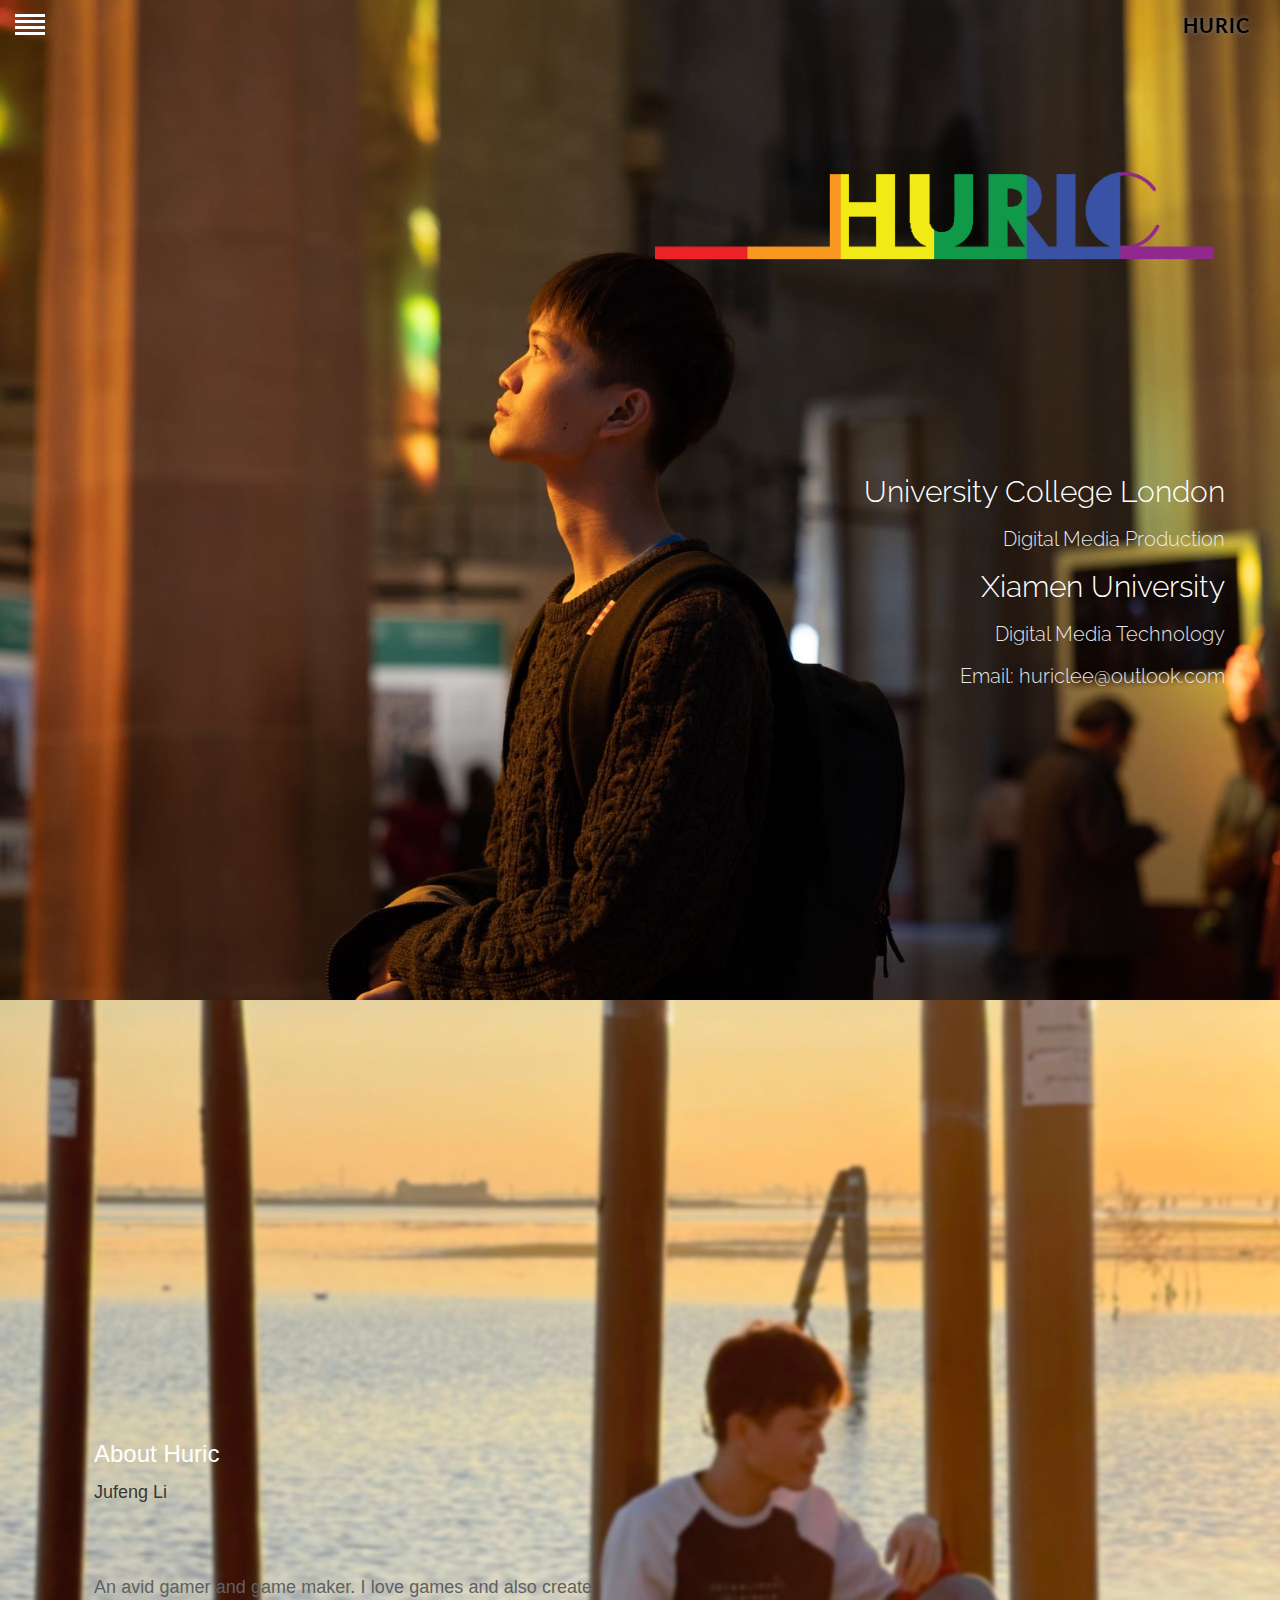
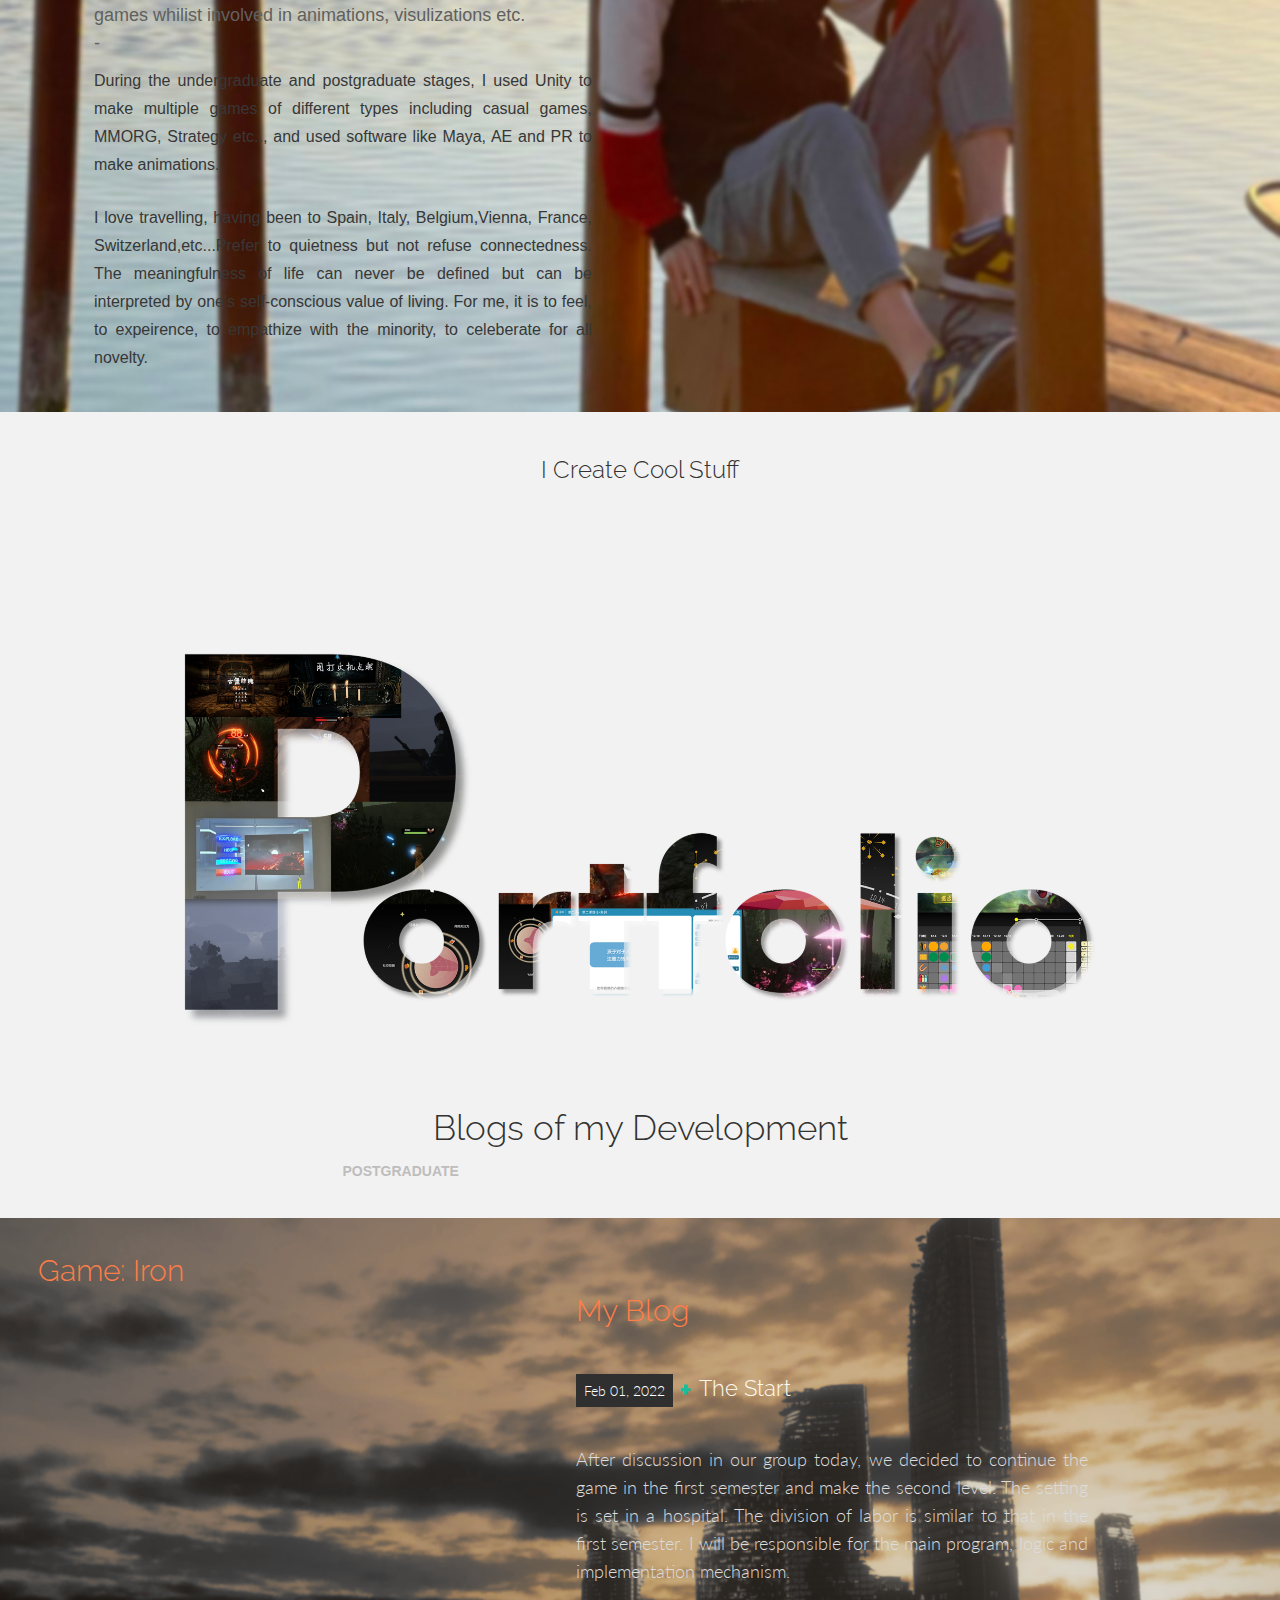
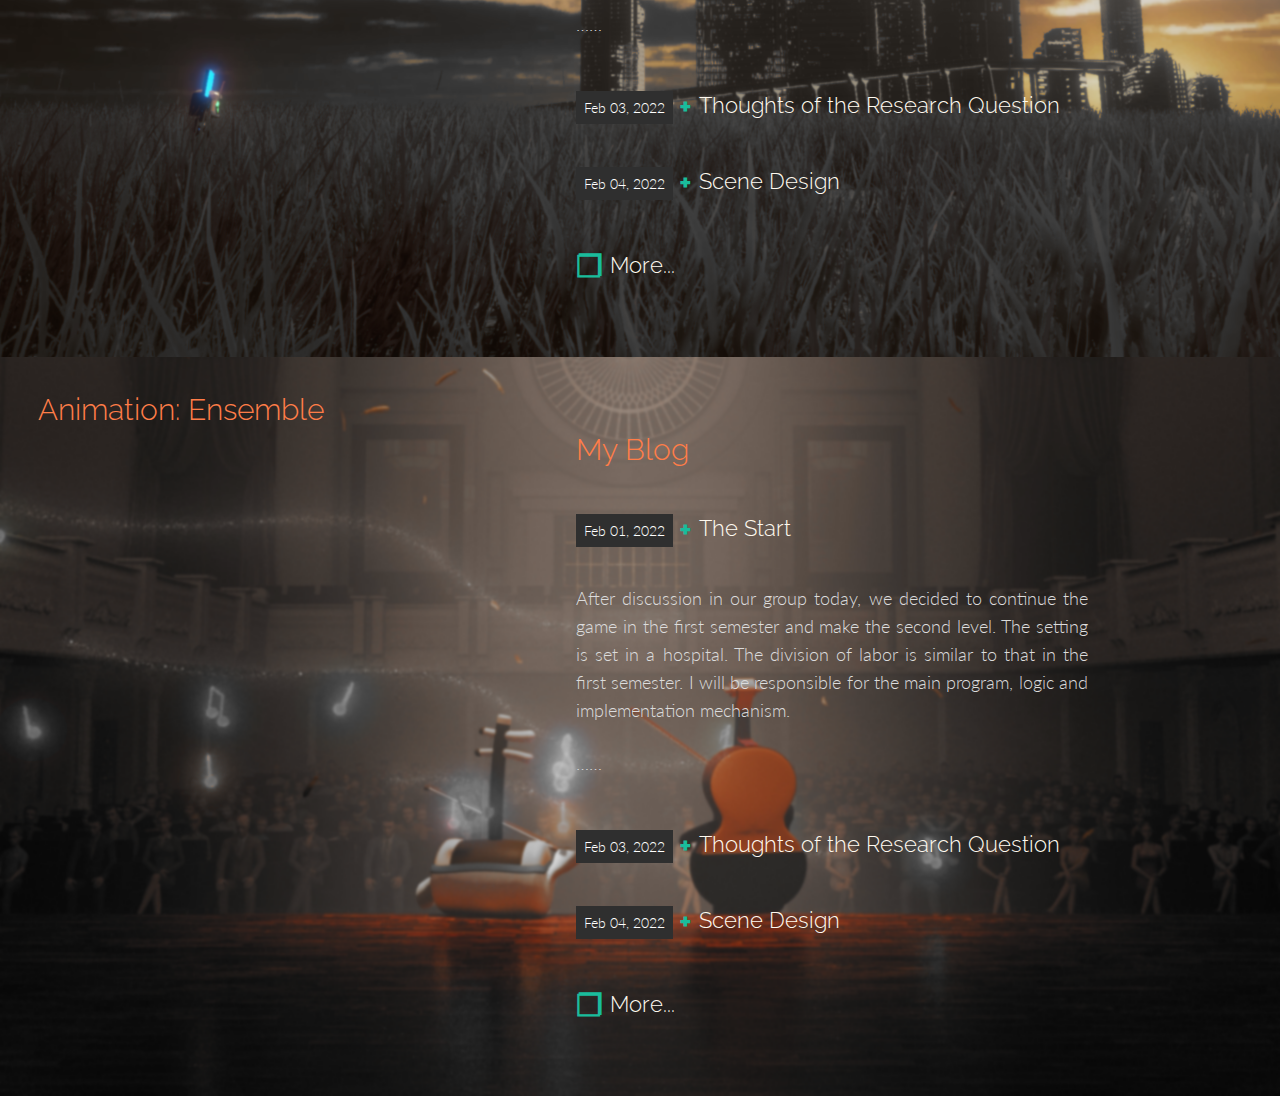
<file: index.html>
<!DOCTYPE html>
<html lang="en">

<head>
    <meta charset="utf-8">
    <title>Home</title>
    <meta content="width=device-width, initial-scale=1.0" name="viewport">
    <meta content="" name="keywords">
    <meta content="" name="description">

    <!-- Favicons -->
    <link href="img/favicon.png" rel="icon">
    <link href="img/apple-touch-icon.png" rel="apple-touch-icon">

    <!-- Google Fonts -->
    <link href="https://fonts.googleapis.com/css?family=Lato:300,400,700,300italic,400italic|Raleway:400,300,700" rel="stylesheet">

    <!-- Bootstrap CSS File -->
    <link href="lib/bootstrap/css/bootstrap.min.css" rel="stylesheet">


    <!-- Main Stylesheet File -->
    <link href="css/style.css" rel="stylesheet">
</head>

<body data-spy="scroll" data-offset="0" data-target="#gn-menu">


    <!-- ========== MAIN MENU ========== -->
    <div class="container">
        <ul id="gn-menu" class="gn-menu-main">
            <li class="gn-trigger" style="display:block">
                <a class="gn-icon gn-icon-menu"><span>Menu</span></a>
                <nav class="gn-menu-wrapper">
                    <div class="gn-scroller">
                        <ul class="gn-menu" style="font-weight:300">
                            <!--
            <li class="gn-search-item">
                <input placeholder="Search" type="search" class="gn-search">
                <a class="gn-icon gn-icon-search"><span>Search</span></a>
            </li>
            -->

                            <li><a href="#home" class="gn-icon gn-icon-home smoothscroll">Home</a></li>
                            <li><a href="#introduction" class="gn-icon gn-icon-archive smoothscroll">About</a></li>
                            <li><a href="#portfolio" class="gn-icon gn-icon-pictures smoothscroll">Portfolio</a></li>
                            <li><a href="#gamedesign" class="gn-icon gn-icon-article smoothscroll">Game Design Blog</a></li>
                            <li><a href="#animationblog" class="gn-icon gn-icon-article smoothscroll">3D Animation Blog</a></li>
                            <li><a href="#contact" class="gn-icon gn-icon-envelop smoothscroll">Contact</a></li>

                        </ul>
                    </div>
                    <!-- /gn-scroller -->
                </nav>
            </li>
            <li><a href="#home" class="smoothscroll" style="text-shadow:0 0 5px #808080;font-size:20px">Huric</a></li>
        </ul>
    </div>
    <!-- /container -->
    <!-- ========== HEADER SECTION ========== -->
    <section id="home" name="home"></section>
    <div id="headerwrap">
        <div class="container">
            <div class="container" id="headtext" style="">
                <br /> <br /><h1> </h1>
                <img src="img/name.png" style="height:auto;max-width:50%;" />
                <h1> </h1>
                <br /> <br /> 



                <!--
    <font color=#FF0000>U</font><font color=#C04000>n</font><font color=#F87217>v</font><font color=#FFA62F>e</font><font color=#FFD801>r</font><font color=#FFFF00>s</font><font color=#C8B560>i</font><font color=#B1FB17>t</font><font color=#5FFB17>y</font>
    <font color=#48CCCD>C</font><font color=#57FEFF>o</font><font color=#82CAFF>l</font><font color=#38ACEC>l</font><font color=#1F45FC>e</font><font color=#0020C2>g</font><font color=#151B54>e</font>
    <font color=#FFFFFF>L</font><font color=#E5E4E2>o</font><font color=#D1D0CE>n</font><font color=#B6B6B4>d</font><font color=#808080>o</font><font color=#404040>n</font>
            -->
                <h1>
                    University College London
                </h1>
                <h2>Digital Media Production</h2>

                <h1>
                    Xiamen University
                </h1>
                <h2>Digital Media Technology</h2>
                <h2>Email: huriclee@outlook.com</h2>

            </div>
            <div class="col-lg-4">

            </div>
    </div>
    <!-- /container -->
</div>
    <!-- /headerwrap -->
    <!-- ABOUT SECTION -->
    <section id="introduction" name="introduction"></section>
    <div id="intro">
        <ul id="introwrap" style="max-width: 50%; margin-left: 0;">
            <li style="list-style: none; margin-left: 7%; padding-left: 2%; padding-right: 8%; padding-top: 70%; ">
                <a style="text-align: left; ">

                    <h3 style="color: white; ">About Huric</h3>
                    <h5 style="font-weight: 400;font-size:18px; ">Jufeng Li</h5>
                </a>
                <hr>
                <br>
                <h4 style="color: #606060; ">An avid gamer and game maker. I love games and also create games whilist involved in animations, visulizations etc.<br />-</h4>
                <p >
                    During the undergraduate and postgraduate stages, I used Unity to make multiple games of different types including casual games, MMORG, Strategy
                    etc.., and used software like Maya, AE and PR to make animations.
                </p>
                <p style="padding-bottom: 40px;   ">
                    I love travelling, having been to Spain, Italy, Belgium,Vienna, France, Switzerland,etc...Prefer to quietness but not refuse connectedness. The meaningfulness
                    of life can never be defined but can be interpreted by one's self-conscious value of living. For me, it is to feel, to expeirence,
                    to empathize with the minority, to celeberate for all novelty.  
                </p>
            </li>
            
        </ul>
        <section id="portfolio" name="portfolio"></section>

    </div>
    <div id="port">
        <div id="portwrap"class="container">
            <h3>I Create Cool Stuff</h3>
            <br>
            <br>
            <img src="img/potfolio.png" style="height:auto;max-width:80%;margin-top:10%">
            <br>
            <br>
            <!---->
        </div>
        <!-- /container -->
    </div>
    <!-- /foliowrap -->
    <!-- /container -->
    <!-- BEGIN CHART SECTION -->




    <section id="gamedesignblog" name="gamedesignblog"></section>
    <div class="container " id="gamedesignheading">
        <div>
            <div class="col-lg-3"></div>
            <div class="col-lg-6 about">
                <h3>Blogs of my Development</h3>
                <h5>POSTGRADUATE</h5>
                <br />
            </div>
            <!-- /col-lg-6 -->

            <div class="col-lg-3"></div>
        </div>
        <!-- /row -->
    </div>

    <div id="gamedesign">

        <div class="about" style="position: absolute; padding-left: 3%; padding-top: 0% ">
            <h6 style="">
                Game: Iron
            </h6>
        </div>
        <!-- ACCORDION -->


        <ul class="row" id="gamedesignrow" aria-expanded="true" style="z-index:0">
            <!-- Game Design Blog-->
            <li style="list-style: none;">
                <div class="accordion-heading about">


                    <h6>
                        My Blog
                    </h6>


                </div>
            </li>
            <li style="list-style: none;" id="blogcontent">
                <br />
                <!-- The Start -->
                <div class="accordion-group">
                    <div class="accordion-heading">
                        <a class="accordion-toggle collapsed" data-toggle="collapse" data-parent="#accordion2" href="#collapseOne" aria-expanded="true">
                            <date>Feb 01, 2022</date>
                            <plus> + </plus> The Start
                        </a>
                    </div>
                    <!-- /accordion-heading -->
                    <div id="collapseOne" class="accordion-body collapse in" aria-expanded="true">
                        <br>
                        <div class="accordion-inner">
                            <p>
                                After discussion in our group today,
                                we decided to continue the game in the first semester and make the second level.
                                The setting is set in a hospital. The division of labor is similar to that in the first semester.
                                I will be responsible for the main program, logic and implementation mechanism.
                            </p>
                            <p>
                                ……
                            </p>
                            <!-- <p><img class="img-circle" src="img/avatar.jpg" height="50px" width="50px"> - <i>Alex Webber.</i></p>-->
                        </div>
                        <!-- /accordion-inner -->
                    </div>
                    <!-- /collapse -->
                </div>

                <br>

                <!-- Thoughts of the Research Question -->
                <div class="accordion-group">
                    <div class="accordion-heading">
                        <a class="accordion-toggle collapsed" data-toggle="collapse" data-parent="#accordion2" href="GameBlog.html#collapseTwo" aria-expanded="true">
                            <date>Feb 03, 2022</date>
                            <plus> + </plus> Thoughts of the Research Question
                        </a>
                    </div>
                    <div id="collapseTwo" class="accordion-body collapse" aria-expanded="true">
                        <div class="accordion-inner">
                            <p>
                                <br>
                                Before designing the game mechanics,
                                I first thought about what I wanted to continue to discuss and research in this game.
                                In the first level, I mainly explored how to design the right mechanics in such a game.
                                At this level, I want to go deeper, how much does the design of the mechanics affect the game, and how does it affect the main character?
                                How much does it affect the player's experience?
                            </p>
                            <p>
                                ……
                            </p>
                        </div>
                        <!-- /accordion-inner -->
                    </div>
                    <!-- /collapse -->
                </div>

                <br>

                <!-- Scene Design -->
                <div class="accordion-group">
                    <div class="accordion-heading">
                        <a class="accordion-toggle collapsed" data-toggle="collapse" data-parent="#accordion2" href="GameBlog.html#collapseThree" aria-expanded="true">
                            <date>Feb 04, 2022</date>
                            <plus> + </plus> Scene Design
                        </a>
                    </div>
                    <div id="collapseThree" class="accordion-body collapse" aria-expanded="true">
                        <div class="accordion-inner">
                            <p>
                                <br>
                                First, the design and construction of the scene. Due to time constraints, we still used existing material for the scenes.
                                Today, I looked for the scene materials of the second level with my friends.
                                An official resource pack for Unreal Engine was found, but UE was not installed.
                                So I went to install UE and try to check the required hospital scene materials.
                            </p>
                            <p>
                                ……
                            </p>
                        </div>
                        <!-- /accordion-inner -->
                    </div>
                    <!-- /collapse -->
                </div>


                <div class="accordion-group">
                    <div class="accordion-heading">
                        <a href="GameBlog.html">
                            <br>
                            <plus> ❐ </plus> More...
                        </a>
                    </div>

                    <!-- /collapse -->
                </div>
                <!-- /accordion-group -->
                <!--End of Game Design Blog-->
                <br>
            </li>
        </ul>
        <!-- Accordion -->
        <!-- /col-lg-6 -->


    </div>
    <!-- /row -->



    <section id="animationblog" name="animationblog"></section>


    <div id="animation">

        <div class="about" style="position: absolute; padding-left: 3%; padding-top: 0% ">
            <h6 style="">
                Animation: Ensemble
            </h6>
        </div>
        <!-- ACCORDION -->


        <ul class="row" id="animationrow" aria-expanded="true" style="z-index:0">
            <!-- Game Design Blog-->
            <li style="list-style: none">
                <div class="accordion-heading about">


                    <h6>
                        My Blog
                    </h6>


                </div>

                <br />
                <!-- The Start -->
                <div class="accordion-group">
                    <div class="accordion-heading">
                        <a class="accordion-toggle collapsed" data-toggle="collapse" data-parent="#accordion2" href="#collapse1" aria-expanded="true">
                            <date>Feb 01, 2022</date>
                            <plus> + </plus> The Start
                        </a>
                    </div>
                    <!-- /accordion-heading -->
                    <div id="collapse1" class="accordion-body collapse in" aria-expanded="true">
                        <br>
                        <div class="accordion-inner">
                            <p>
                                After discussion in our group today,
                                we decided to continue the game in the first semester and make the second level.
                                The setting is set in a hospital. The division of labor is similar to that in the first semester.
                                I will be responsible for the main program, logic and implementation mechanism.
                            </p>
                            <p>
                                ……
                            </p>
                            <!-- <p><img class="img-circle" src="img/avatar.jpg" height="50px" width="50px"> - <i>Alex Webber.</i></p>-->
                        </div>
                        <!-- /accordion-inner -->
                    </div>
                    <!-- /collapse -->
                </div>

                <br>

                <!-- Thoughts of the Research Question -->
                <div class="accordion-group">
                    <div class="accordion-heading">
                        <a class="accordion-toggle collapsed" data-toggle="collapse" data-parent="#accordion2" href="#collapse2" aria-expanded="true">
                            <date>Feb 03, 2022</date>
                            <plus> + </plus> Thoughts of the Research Question
                        </a>
                    </div>
                    <div id="collapse2" class="accordion-body collapse" aria-expanded="true">
                        <div class="accordion-inner">
                            <p>
                                <br>
                                Before designing the game mechanics,
                                I first thought about what I wanted to continue to discuss and research in this game.
                                In the first level, I mainly explored how to design the right mechanics in such a game.
                                At this level, I want to go deeper, how much does the design of the mechanics affect the game, and how does it affect the main character?
                                How much does it affect the player's experience?
                            </p>
                            <p>
                                ……
                            </p>
                        </div>
                        <!-- /accordion-inner -->
                    </div>
                    <!-- /collapse -->
                </div>

                <br>

                <!-- Scene Design -->
                <div class="accordion-group">
                    <div class="accordion-heading">
                        <a class="accordion-toggle collapsed" data-toggle="collapse" data-parent="#accordion2" href="#collapse3" aria-expanded="true">
                            <date>Feb 04, 2022</date>
                            <plus> + </plus> Scene Design
                        </a>
                    </div>
                    <div id="collapse3" class="accordion-body collapse" aria-expanded="true">
                        <div class="accordion-inner">
                            <p>
                                <br>
                                First, the design and construction of the scene. Due to time constraints, we still used existing material for the scenes.
                                Today, I looked for the scene materials of the second level with my friends.
                                An official resource pack for Unreal Engine was found, but UE was not installed.
                                So I went to install UE and try to check the required hospital scene materials.
                            </p>
                            <p>
                                ……
                            </p>
                        </div>
                        <!-- /accordion-inner -->
                    </div>
                    <!-- /collapse -->
                </div>


                <div class="accordion-group">
                    <div class="accordion-heading">
                        <a href="AnimationBlog.html">
                            <br>
                            <plus> ❐ </plus> More...
                        </a>
                    </div>

                    <!-- /collapse -->
                </div>
                <!-- /accordion-group -->
                <!--End of Game Design Blog-->
                <br>
            </li>
        </ul>
        <!-- Accordion -->
        <!-- /col-lg-6 -->


    </div>
    <!-- /row -->
    <!-- /container -->
    <!--
    <div id="testimonial">
        <div class="container">
            <div class="bs-example">
                <div id="carousel-example-generic" class="carousel slide bs-docs-carousel-example">
                    <ol class="carousel-indicators">
                        <li data-target="#carousel-example-generic" data-slide-to="0" class="active"></li>
                        <li data-target="#carousel-example-generic" data-slide-to="1"></li>
                        <li data-target="#carousel-example-generic" data-slide-to="2"></li>
                    </ol>
                    <div class="carousel-inner">
                        <div class="item active">
                            <h1>Work with Alex was a pleasure. He understood exactly what I wanted and created an awesome site for my company.</h1>
                            <br>
                            <h2>Brad Cooper</h2>
                        </div>
                        <div class="item">
                            <h1>I'm really happy with the results. Get 100% satisfaction is difficult but Alex got it without problems.</h1>
                            <br>
                            <h2>Joan Mathews</h2>
                        </div>
                        <div class="item">
                            <h1>Search no more. Alex is the guy that you need for your next project. Don't waste your time. He's the chosen one.</h1>
                            <br>
                            <h2>Trevor Bishop</h2>
                        </div>
                    </div>
                    <br>
                    <br>
                    <br>
                </div>
            </div>
        </div>
    </div>

    <section id="contact" name="contact"></section>

    <div id="footerwrap">
      <div class="container">
        <div class="col-lg-5">
          <h3>Address</h3>
          <p>
            Av. Greenville 987,<br/> New York,<br/> 90873
            <br/> United States
          </p>
        </div>

        <div class="col-lg-7">
          <h3>Drop Me A Line</h3>
          <br>

          <form class="contact-form php-mail-form" role="form" action="contactform/contactform.php" method="POST">

            <div class="form-group">
              <label for="contact-name">Your Name</label>
              <input type="name" name="name" class="form-control" id="contact-name" placeholder="Your Name" data-rule="minlen:4" data-msg="Please enter at least 4 chars" >
              <div class="validate"></div>
            </div>
            <div class="form-group">
              <label for="contact-email">Your Email</label>
              <input type="email" name="email" class="form-control" id="contact-email" placeholder="Your Email" data-rule="email" data-msg="Please enter a valid email">
              <div class="validate"></div>
            </div>
            <div class="form-group">
              <label for="contact-subject">Subject</label>
              <input type="text" name="subject" class="form-control" id="contact-subject" placeholder="Subject" data-rule="minlen:4" data-msg="Please enter at least 8 chars of subject">
              <div class="validate"></div>
            </div>

            <div class="form-group">
              <label for="contact-message">Your Message</label>
              <textarea class="form-control" name="message" id="contact-message" placeholder="Your Message" rows="5" data-rule="required" data-msg="Please write something for us"></textarea>
              <div class="validate"></div>
            </div>

            <div class="loading"></div>
            <div class="error-message"></div>
            <div class="sent-message">Your message has been sent. Thank you!</div>

            <div class="form-send">
              <button type="submit" class="btn btn-large">Send Message</button>
            </div>

          </form>
        </div>

      </div>

    </div>

    <div id="copyrights">
      <div class="container">
        <p>Copyright &copy; 2019.Company name All rights reserved.<a target="_blank" href="http://sc.chinaz.com/moban/">&#x7F51;&#x9875;&#x6A21;&#x677F;</a></p>
        <div class="credits">

        </div>
      </div>
    </div>
    --  >

    <!-- JavaScript Libraries -->
    <script src="lib/jquery/jquery.min.js"></script>
    <script src="lib/bootstrap/js/bootstrap.min.js"></script>
    <script src="lib/php-mail-form/validate.js"></script>
    <script src="lib/easing/easing.min.js"></script>
    <script src="lib/chart/chart.js"></script>
    <script src="lib/classie/classie.js"></script>
    <script src="lib/gnmenu/gnmenu.js"></script>

    <!-- Template Main Javascript File -->
    <script src="js/main.js"></script>

    <script>
        function mOver() {
            document.getElementById("row").style.visibility = "visible";
            //document.getElementById("row").style.transition = 1;
            document.getElementById("row").style.opacity = 1;
        }


        function checkVisible(elm, eval) {
            eval = eval || "visible";
            var vpH = $(window).height(), // Viewport Height
                st = $(window).scrollTop(), // Scroll Top
                y = $(elm).offset().top,
                elementHeight = $(elm).height();

            if (eval == "visible") return ((y < (vpH + st)) && (y > (st - elementHeight)));
            if (eval == "above") return ((y < (vpH + st)));
        }
        function getDivPosition(div) {
            var x = div.getBoundingClientRect().left;
            var y = div.getBoundingClientRect().top;
            return { x: x, y: y };
        }
        function scrollevent(elm) {
            if (checkVisible($(elm))) {

                $(elm).css("opacity", "1");
                $(elm).css("transition", "3s");
               // $(elm).css("transition", "width .3s");
            } else {
                $(elm).css("opacity", "0");
                $(elm).css("transition", "0s");

            }
        }

        $(window).scroll(function () {
            scrollevent('#headtext');
            scrollevent('#introwrap');
            scrollevent('#portwrap');

            scrollevent('#gamedesignrow');
            scrollevent('#animationrow');
        }
        );
        //IntersectionObserver
    </script>
</body>
</html>
</file>
<file: css/style.css>
body {
  padding-top: 50px;
  background-color: #f2f2f2;
  font-family: Lato;
  font-weight: 300;
  font-size: 16px;
  color: #555;
  -webkit-font-smoothing: antialiased;
  -webkit-overflow-scrolling: touch
}

h1, h2, h3, h4, h5, h6 {
    font-family: Raleway;
    font-weight: 300;
    color: #333;

}
p {
    line-height: 28px;
    margin-bottom: 25px; 
}

.centered {
  text-align: center
}

a {
  color: #3bc492;
  word-wrap: break-word;
 // -webkit-transition: color .1s ease-in, background .1s ease-in;
 // -moz-transition: color .1s ease-in, background .1s ease-in;
 // -ms-transition: color .1s ease-in, background .1s ease-in;
//  -o-transition: color .1s ease-in, background .1s ease-in;
//  transition: color .1s ease-in, background .1s ease-in
}

a:hover, a:focus {
  color: #c0392b;
  text-decoration: none;
  outline: 0
}

a:before, a:after {
 // -webkit-transition: color .1s ease-in, background .1s ease-in;
 // -moz-transition: color .1s ease-in, background .1s ease-in;
 // -ms-transition: color .1s ease-in, background .1s ease-in;
 // -o-transition: color .1s ease-in, background .1s ease-in;
 // transition: color .1s ease-in, background .1s ease-in
}

hr {
  display: block;
  height: 1px;
  border: 0;
  border-top: 1px solid #ccc;
  margin: 1em 0;
  padding: 0
}
.tlinks{text-indent:-9999px;height:0;line-height:0;font-size:0;overflow:hidden;}
.modal-header {
  background-color: #a;
  color: #fff
}

.modal-title {
  color: #fff
}


#headerwrap {
    background: url(../img/head-bg.jpg) no-repeat top center;
    margin-top: -50px;
    padding-top: 0px;
    text-align: right;
    background-attachment: relative;
    background-position: center center;
    min-height: 1000px;
    width: 100%;
    -webkit-background-size: 100%;
    -moz-background-size: 100%;
    -o-background-size: 100%;
    background-size: 100%;
    -webkit-background-size: cover;
    -moz-background-size: cover;
    -o-background-size: cover;
    background-size: cover;
}


    #headerwrap h1 {
        font-weight: 300;
        font-size: 30px;
        color: #ffffff;
        animation: headFadein ease 3s;
        animation-iteration-count: 1;
        animation-fill-mode: forwards;
    }
    @keyframes headFadein{
        0%{
            opacity:0;
        }
        100%{
            opacity:1;
        }
    }
#headerwrap h2 {
    animation: headFadein ease 3s;
    animation-iteration-count: 1;
    animation-fill-mode: forwards;
    text-align: right;
    font-family: Raleway;
    font-size: 20px;
    font-weight: 300;
    color: #e7e7e7
}
    #headerwrap h3 {
        font-family: Raleway;
        font-weight: 300;
        color: #a2a2a2

    }

#intro {
    background: url(../img/port-bg.jpg) no-repeat center top;
    color: black;
    font-weight: 400;
    font-family: 'Times New Roman';
    background-attachment: relative;
    background-position: center center;
    width: 100%;
    -webkit-background-size: 100%;
    -moz-background-size: 100%;
    -o-background-size: 100%;
    background-size: 100%;
    -webkit-background-size: cover;
    -moz-background-size: cover;
    -o-background-size: cover;
    background-size: cover;
   
    //padding-top: 400px;
    min-height: 850px;
}


#introwrap {
   
    min-height: 850px;
    background-color: rgb(0 0 0 / 0)
}

    #introwrap h3, h5, h4, p {
        font-family: Lato, sans-serif;
        //font-size: 1vw;
        line-height: 28px;
        color: #373737;
        text-align: justify;
        text-justify: inter-ideograph;
        //font-weight: 400;
        font-family: Arial;
    }
    #introwrap hr
    {
        width:0%;
        transition:width 1s;
    }
    #introwrap:hover {
        transition: 3s;
        background-color: rgb(0 0 0 / 0.3);
        
    }
        #introwrap:hover hr {
            width: 100%;
            transition: width 1s;
        }
#port {
    
    color: black;
    font-weight: 400;
    background-attachment: relative;
    background-position: center center;
    width: 100%;
    text-align:center;
    -webkit-background-size: 100%;
    -moz-background-size: 100%;
    -o-background-size: 100%;
    background-size: 100%;
    -webkit-background-size: cover;
    -moz-background-size: cover;
    -o-background-size: cover;
    background-size: cover;

    min-height: 600px;
}
#foliowrap {
  //background-color:orangered;

  text-align: center;
  background-attachment: relative;
  background-position: center center;
  //min-height: 800px;
  width: 100%;
  -webkit-background-size: 100%;
  -moz-background-size: 100%;
  -o-background-size: 100%;
  background-size: 100%;
  -webkit-background-size: cover;
  -moz-background-size: cover;
  -o-background-size: cover;
  background-size: cover
}

#foliowrap h3 {
  font-size: 35px;
  color: #fff;
  text-align: center
}

#testimonial {
  background: url(../img/mint.jpg) no-repeat center top;
  margin-top: 80px;
  padding-top: 80px;
  text-align: center;
  background-attachment: relative;
  background-position: center center;
  min-height: 440px;
  width: 100%;
  -webkit-background-size: 100%;
  -moz-background-size: 100%;
  -o-background-size: 100%;
  background-size: 100%;
  -webkit-background-size: cover;
  -moz-background-size: cover;
  -o-background-size: cover;
  background-size: cover
}

#testimonial h1 {
  color: #fff;
  font-size: 38px
}
#beforeCollappse:target {
    opacity: 0;
    transition:1s;
    display:none;
}
.row {
    margin-left: 40%;
    padding-left: 5%;
    padding-right: 5%;
    text-align: justify;
    text-justify: inter-ideograph;
    max-width: 50%;

 
}
.row{

}


#gamedesign {
    background: url(../img/Iron.png) no-repeat center bottom;
    background-attachment: relative;
    -webkit-background-size: 100%;
    -moz-background-size: 100%;
    -o-background-size: 100%;
    background-size: 100%;
    -webkit-background-size: cover;
    -moz-background-size: cover;
    -o-background-size: cover;
    background-size: cover;
    color: black;
    padding: 2% 0 2% 0;
    background-color: rgb(0 0 0 / 0);
    text-align: center;
}
#gamedesignrow {
    background-color: rgb(0 0 0 / 0);
}
#gamedesignrow:hover {
    background-color: rgb(0 0 0 / 0.3);
}
#gamedesignheading {
    //background-color: gray;
    width: 100%;
    //background-attachment: relative;
}
#animation {
    background: url(../img/Ensemble.png) no-repeat center bottom;
    background-attachment: relative;
    -webkit-background-size: 100%;
    -moz-background-size: 100%;
    -o-background-size: 100%;
    background-size: 100%;
    -webkit-background-size: cover;
    -moz-background-size: cover;
    -o-background-size: cover;
    //background-size: cover;
    color: black;
    padding: 2% 0 2% 0;
}
#animationrow {
    background-color: rgb(0 0 0 / 0);
}

    #animationrow:hover {
        background-color: rgb(0 0 0 / 0.3);
    }

#testimonial h2 {
    color: #fff;
    font-size: 20px;
    font-weight: 700
}

#footerwrap {
  background-color: #2f2f2f;
  color: #fff;
  margin-top: 50px;
  padding-top: 40px;
  padding-bottom: 60px;
  text-align: left
}

#footerwrap h3 {
  font-size: 28px;
  color: #fff
}

#footerwrap p {
  color: #fff;
  font-size: 18px
}

.about {
    padding-top: 40px;
    text-align: center;

}

.about h3 {
   //font-weight:600;
  font-size: 35px
}

.about h4 {
  font-size: 20px;
  text-align: left
}

.about h5 {
  font-size: 14px;
  color: #bebdbd;
  font-weight: 700

}
.about h6 {
        font-size: 30px;
        text-align:left;
        color: #ff7d48
}
    .about p {
     
    }

#chartwrap {
    width: 100%;
    text-align: center;

    width: 100%;
    background-attachment: relative;
    -webkit-background-size: 100%;
    -moz-background-size: 100%;
    -o-background-size: 100%;
    background-size: 100%;
    -webkit-background-size: cover;
    -moz-background-size: cover;
    -o-background-size: cover;
    background-size: cover;
}

.label {
  padding-bottom: 15px
}

.centered {
  text-align: center
}

.grid figure {
  margin: 0;
  position: relative
}

.grid figure img {
  width: 100%;
  display: block;
  position: relative
}

.grid figcaption {
  position: absolute;
  top: 0;
  left: 0;
  padding: 20px;
  color: #fff;
  background: #1abc9c
}

.grid figcaption h5 {
  margin: 0;
  padding-top: 0;
  padding-left: 20px;
  padding-bottom: 5px;
  color: #fff;
  font-weight: 700;
  text-align: left;
  letter-spacing: 2px
}

.grid figcaption a {
  text-align: left;
  padding: 5px 10px;
  margin-left: 20px;
  display: inline-block;
  background: #2f2f2f;
  color: #fff;
  font-size: 13px
}

.mask figure {
  overflow: hidden
}

.mask figure img {
  -webkit-transition: -webkit-transform .4s;
  -moz-transition: -moz-transform .4s;
  transition: transform .4s
}

.mask figure:hover img, .mask figure.cs-hover img {
  -webkit-transform: translateY(-30px);
  -moz-transform: translateY(-30px);
  -ms-transform: translateY(-30px);
  transform: translateY(-30px)
}

.mask figcaption {
  height: 50px;
  width: 100%;
  top: auto;
  bottom: 0;
  opacity: 0;
  -webkit-transform: translateY(100%);
  -moz-transform: translateY(100%);
  -ms-transform: translateY(100%);
  transform: translateY(100%);
  -webkit-transition: -webkit-transform .4s, opacity .1s .3s;
  -moz-transition: -moz-transform .4s, opacity .1s .3s;
  transition: transform .4s, opacity .1s .3s
}

.mask figure:hover figcaption, .mask figure.cs-hover figcaption {
  opacity: 1;
  -webkit-transform: translateY(0px);
  -moz-transform: translateY(0px);
  -ms-transform: translateY(0px);
  transform: translateY(0px);
  -webkit-transition: -webkit-transform .4s, opacity .1s;
  -moz-transition: -moz-transform .4s, opacity .1s;
  transition: transform .4s, opacity .1s
}

.mask figcaption a {
  position: absolute;
  top: 10px;
  bottom: 10px;
  right: 30px
}

.accordion-heading {
  //margin-top:30px;
  padding-bottom: 10px;
  text-align: left;
 // border-bottom: 1px rgb(255 255 255 / 0.39)
}
.accordion-inner p {
    font-family: Lato, sans-serif;
    color: gainsboro;
    line-height: 28px;
   // font-size: 1vw;
    font-size: 18px;
}
.accordion-inner h4 {
  font-family: Lato, sans-serif;
  font-size: 20px ;
  line-height: 28px;
  margin-bottom: 25px
}

.accordion-heading plus {
  font-size: 30px;
  font-weight: 700;
  color: #1abc9c;
  font-family: Raleway, sans-serif;
  vertical-align: middle
}

.accordion-heading date {
  background-color: #2f2f2f;
  color: #fff;
  font-family: Lato, sans-serif;
  font-size: 14px;
  padding: 8px
}

.accordion-heading a {
    font-family: Raleway, sans-serif;
    font-size: 22px;
    color: floralwhite
}

.accordion-heading a:hover {
  font-family: Raleway, sans-serif;
  font-size: 22px;
  color: #1abc9c;
  text-decoration: none
}

.form-control {
  padding: 20px;
  font-family: Lato, sans-serif;
  font-size: 16px
}

.form-group label {
  font-family: Raleway;
  sans-serif;
  font-size: 16px;
  font-weight: 300
}

.btn-theme {
    color: #fff;
    background-color: rgb(0 0 0 / 0.5);
    padding-left: 40px;
    padding-right: 40px;
    padding-bottom: 10px;
    padding-top: 10px;
    font-weight: 700;
    border-radius: 3px
}

    .btn-theme:hover {
        cursor: pointer;
        color: #fff;
        background-color: rgb(0 0 0 / 0.5)
    }

*, :after, ::before {
  -webkit-box-sizing: border-box;
  -moz-box-sizing: border-box;
  box-sizing: border-box
}

@font-face {
  font-weight: 400;
  font-style: normal;
  font-family: ecoicons;
  src: url(../lib/ecoicons/ecoicons.eot);
  src: url(../lib/ecoicons/ecoicons.eot?#iefix) format("embedded-opentype"), url(../lib/ecoicons/ecoicons.woff) format("woff"), url(../lib/ecoicons/ecoicons.ttf) format("truetype"), url(../lib/ecoicons/ecoicons.svg#ecoicons) format("svg")
}

.gn-menu-main, .gn-menu-main ul {
    margin: 0;
    padding: 0;
    background: rgb(0 0 0 / 0);
    color: #fff;
    list-style: none;
    text-transform: none;
    font-weight: 300;
    font-family: Lato, Arial, sans-serif;
    line-height: 50px
}

.gn-menu-main {
  position: fixed;
  top: 0;
  left: 0;
  width: 100%;
  height: 50px;
  font-size: 13px;
  z-index: 1
}

    .gn-menu-main a {
        display: block;
        height: 100%;
        color: black;
        text-decoration: none;
        cursor: pointer;
        transition: 0.5s;
    }

        .gn-menu-main a:hover, .gn-menu li.gn-search-item:hover, .gn-menu li.gn-search-item:hover a {
            background: rgb(0 0 0 / 0);
            color: #fff;
            transition: 0.5s;
        }

    .gn-menu-main > li {
        display: block;
        float: left;
        height: 100%;
       // border-right: 1px solid rgb(0 0 0 / 0.5);
        text-align: center
    }

.gn-menu-main li.gn-trigger {
  position: relative;
  width: 60px;
  -webkit-touch-callout: none;
  -webkit-user-select: none;
  -khtml-user-select: none;
  -moz-user-select: none;
  -ms-user-select: none;
  user-select: none
}

    .gn-menu-main > li:last-child {
        float: right;
        border-right: 0;
        //border-left: 1px solid rgb(0 0 0 / 0.5)
    }

.gn-menu-main>li>a {
  padding: 0 30px;
  text-transform: uppercase;
  letter-spacing: 1px;
  font-weight: 700
}

.gn-menu-main:after {
  display: table;
  clear: both;
  content: ""
}

.gn-menu-wrapper {
    position: fixed;
    top: 50px;
    bottom: 0;
    left: 0;
    overflow: hidden;
    width: 60px;
    //border-top: 1px solid rgb(0 0 0 / 0.5);
    background:  rgb(0 0 0 / 0);
    -webkit-transform: translateX(0px);
    -moz-transform: translateX(-60px);
    transform: translateX(-60px);
    -webkit-transition: -webkit-transform .3s, width .3s;
    -moz-transition: -moz-transform .3s, width .3s;
    transition: transform .3s, width .3s
}

.gn-scroller {
  position: absolute;
  overflow-y: scroll;
  width: 370px;
  height: 100%
}

.gn-menu {
  border-bottom: ;
  text-align: left;
  font-size: 18px
}

.gn-menu li:not(:first-child), .gn-menu li li {
  //box-shadow: inset 0 1px rgb(0 0 0 / 0.5)
}

.gn-submenu li {
  overflow: hidden;
  height: 0;
  -webkit-transition: height .3s;
  -moz-transition: height .3s;
  transition: height .3s
}

    .gn-submenu li a {
        color: rgb(0 0 0 / 0.5)
    }

input.gn-search {
  position: relative;
  z-index: 10;
  padding-left: 60px;
  outline: 0;
  border: 0;
  background: transparent;
  color: #fff;
  font-weight: 300;
  font-family: Lato, Arial, sans-serif;
  cursor: pointer
}

.gn-search::-webkit-input-placeholder {
  color: #fff
}

.gn-search:-moz-placeholder {
  color: #fff
}

.gn-search::-moz-placeholder {
  color: #fff
}

.gn-search:-ms-input-placeholder {
  color: #fff
}

.gn-search:focus::-webkit-input-placeholder, .gn-menu li.gn-search-item:hover .gn-search:focus::-webkit-input-placeholder {
  color: transparent
}

input.gn-search:focus {
  cursor: text
}

.gn-menu li.gn-search-item:hover input.gn-search {
  color: #fff
}

.gn-menu li.gn-search-item:hover .gn-search::-webkit-input-placeholder {
  color: #fff
}

.gn-menu li.gn-search-item:hover .gn-search:-moz-placeholder {
  color: #fff
}

.gn-menu li.gn-search-item:hover .gn-search::-moz-placeholder {
  color: #fff
}

.gn-menu li.gn-search-item:hover .gn-search:-ms-input-placeholder {
  color: #fff
}

.gn-menu-main a.gn-icon-search {
  position: absolute;
  top: 0;
  left: 0;
  height: 60px
}

.gn-icon::before {
  display: inline-block;
  width: 60px;
  text-align: center;
  text-transform: none;
  font-weight: 400;
  font-style: normal;
  font-variant: normal;
  font-family: ecoicons;
  line-height: 1;
  speak: none;
  -webkit-font-smoothing: antialiased
}

.gn-icon-help::before {
  content: "\e000"
}

.gn-icon-earth::before {
  content: "\e004"
}

.gn-icon-cog::before {
  content: "\e006"
}

.gn-icon-search::before {
  content: "\e005"
}

.gn-icon-download::before {
  content: "\e007"
}

.gn-icon-photoshop::before {
  content: "\e001"
}

.gn-icon-illustrator::before {
  content: "\e002"
}

.gn-icon-archive::before {
  content: "\e00d"
}

.gn-icon-article::before {
  content: "\e003"
}

.gn-icon-pictures::before {
  content: "\e008"
}

.gn-icon-videos::before {
  content: "\e009"
}

.gn-icon-home::before {
  content: "\e00a"
}

.gn-icon-newspaper::before {
  content: "\e00b"
}

.gn-icon-pencil::before {
  content: "\e00c"
}

.gn-icon-droplet::before {
  content: "\e00e"
}

.gn-icon-camera::before {
  content: "\e00f"
}

.gn-icon-file::before {
  content: "\e010"
}

.gn-icon-envelop::before {
  content: "\e011"
}

.gn-icon-screen::before {
  content: "\e012"
}

.gn-icon-mobile::before {
  content: "\e013"
}

.gn-icon-laptop::before {
  content: "\e014"
}

.gn-icon-clock::before {
  content: "\e015"
}

.gn-icon-fire::before {
  content: "\e016"
}

.gn-icon-lab::before {
  content: "\e017"
}

.gn-icon-bars::before {
  content: "\e018"
}

.gn-icon span {
  width: 0;
  height: 0;
  display: block;
  overflow: hidden
}

.gn-icon-menu::before {
    margin-left: -15px;
    vertical-align: -2px;
    width: 30px;
    height: 3px;
    background: rgb(0 0 0 / 0);
    box-shadow: 0 3px 0, 0 -3px 0, 0 -9px 0,0 -15px 0;
    content: '';
    transition: 0.5s;
}

.gn-icon-menu:hover::before, .gn-icon-menu.gn-selected:hover::before {
    background: rgb(0 0 0 / 0);
    box-shadow: 0 3px #fff, 0 -3px #fff, 0 -9px #fff,0 -15px #fff;
    transition: 0.5s;
}

.gn-icon-menu.gn-selected::before {
    background: rgb(0 0 0 / 0);
    box-shadow: 0 3px 0, 0 -3px 0, 0 -9px 0,0 -15px 0;
    transition: 0.5s;
}

.gn-menu-wrapper.gn-open-all, .gn-menu-wrapper.gn-open-part {
  -webkit-transform: translateX(0px);
  -moz-transform: translateX(0px);
  transform: translateX(0px)
}

.gn-menu-wrapper.gn-open-all {
  width: 340px
}

.gn-menu-wrapper.gn-open-all .gn-submenu li {
  height: 60px
}

@media screen and (max-width:422px) {
  .gn-menu-wrapper.gn-open-all {
    -webkit-transform: translateX(0px);
    -moz-transform: translateX(0px);
    transform: translateX(0px);
    width: 100%
  }
  .gn-menu-wrapper.gn-open-all .gn-scroller {
    width: 130%
  }
}

/* Contact Form */

.contact-form {

}

.contact-form label {
   color: #999;
}

.contact-form input, .contact-form textarea {
  padding: 10px 12px;
  border-radius: 0;
  box-shadow: none;
  font-size: 14px;
  height: auto;
}

.contact-form .form-send {
  text-align: center;
}

.contact-form .form-send button  {
  background: #1abc9c;
  border: 0;
  padding: 10px 30px;
  color: #fff;
  transition: 0.4s;
  cursor: pointer;
  border-radius: 0;
}

.contact-form .form-send button:hover {
  background: #1ad2ae;
}

.contact-form .validate {
  display: none;
  color: red;
  margin: 0 0 15px 0;
  font-weight: 400;
  font-size: 13px;
}

.contact-form .loading {
  display: none;
  color: #555;
  background: #fff;
  text-align: center;
  padding: 15px;
  margin: 15px 0;
}

.contact-form .loading:before {
  content: "";
  display: inline-block;
  border-radius: 50%;
  width: 24px;
  height: 24px;
  border: 3px solid #18d26e;
  border-top-color: #eee;
  -webkit-animation: animate-loading 1s linear infinite;
  animation: animate-loading 1s linear infinite;
}

@-webkit-keyframes animate-loading {
  0% {
    -webkit-transform: rotate(0deg);
    transform: rotate(0deg);
  }

  100% {
    -webkit-transform: rotate(360deg);
    transform: rotate(360deg);
  }
}

@keyframes animate-loading {
  0% {
    -webkit-transform: rotate(0deg);
    transform: rotate(0deg);
  }

  100% {
    -webkit-transform: rotate(360deg);
    transform: rotate(360deg);
  }
}

.contact-form .error-message {
  display: none;
  color: #fff;
  background: #ed3c0d;
  text-align: center;
  padding: 15px;
  font-weight: 600;
  margin: 15px 0;
}

.contact-form .sent-message {
  display: none;
  color: #fff;
  background: #18d26e;
  text-align: center;
  padding: 15px;
  font-weight: 600;
  margin: 15px 0;
}

/* Copyrights */

#copyrights {
  background: #222222;
  padding: 20px 0;
  text-align: center;
}

#copyrights p {
  margin-bottom: 5px;
  color: #fff;
}

#copyrights a {
  color: #1abc9c;
}

.credits {
  color: #999;
}
</file>
